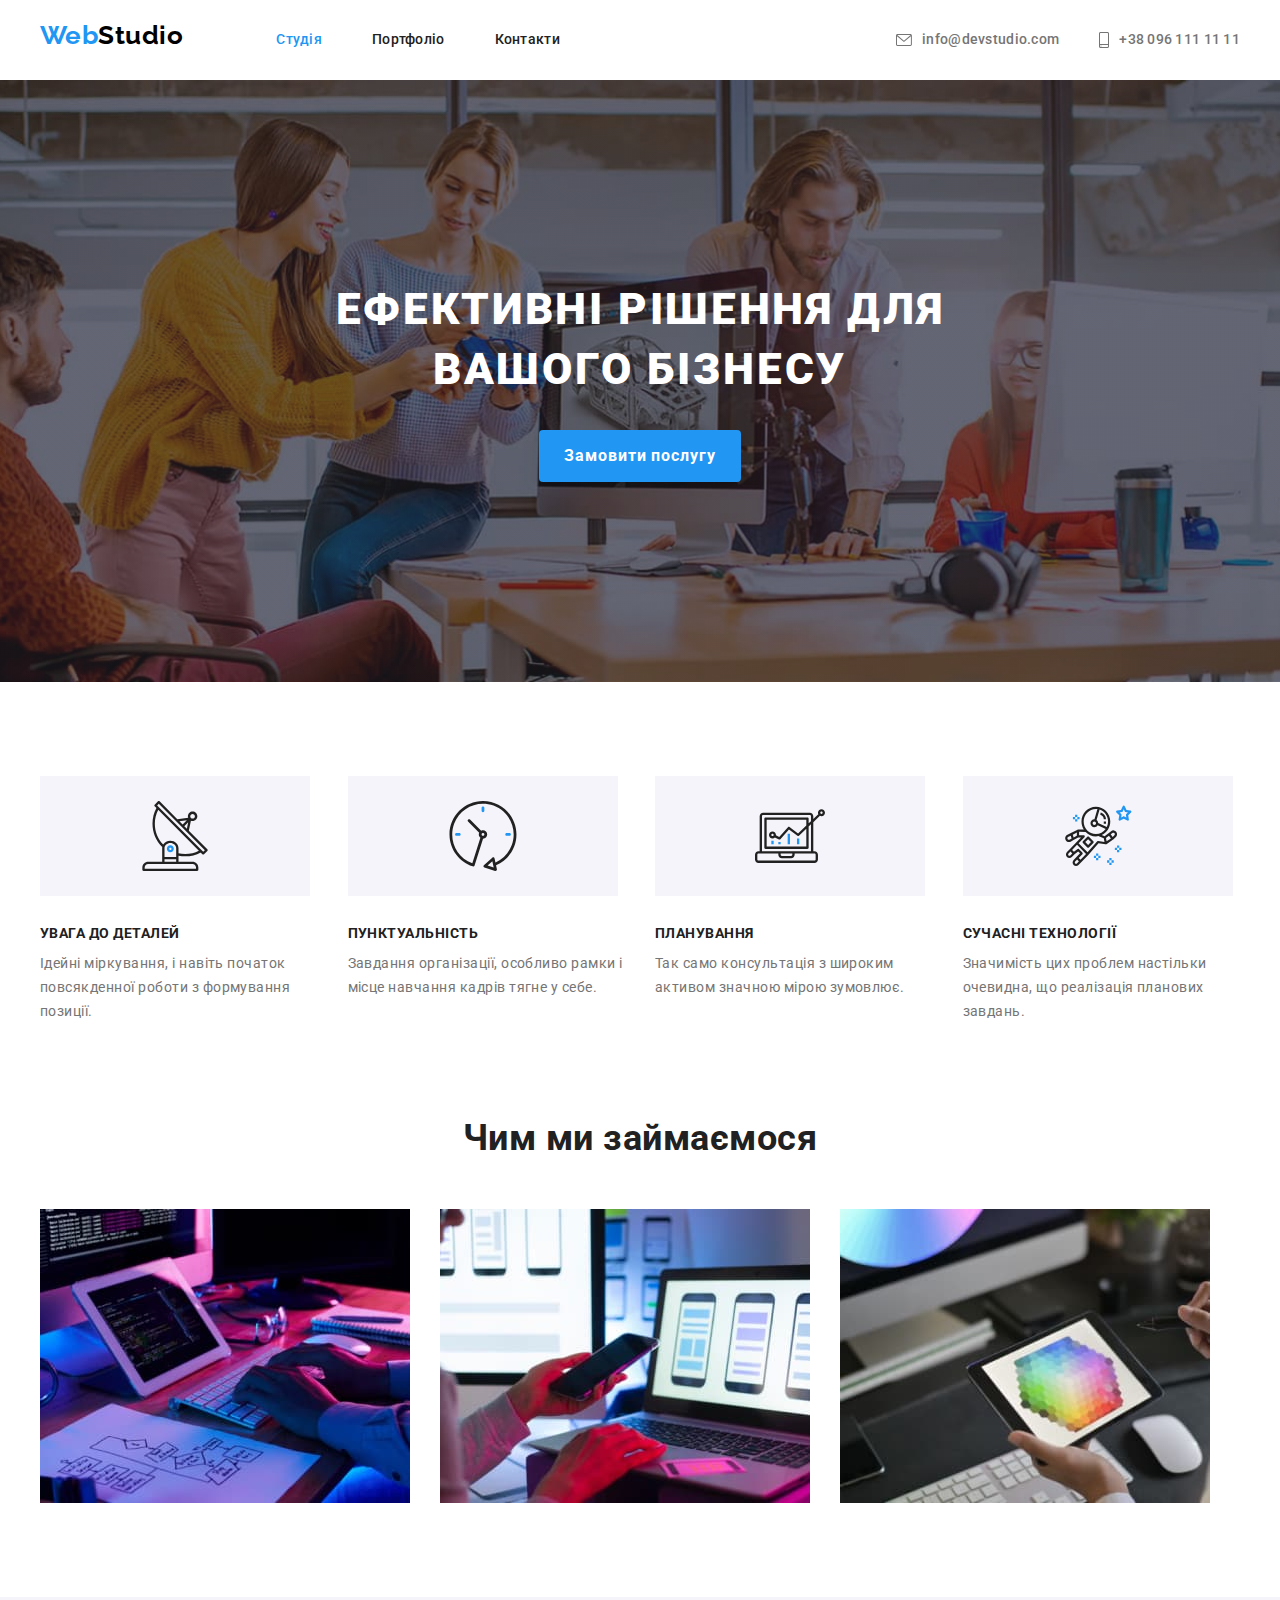
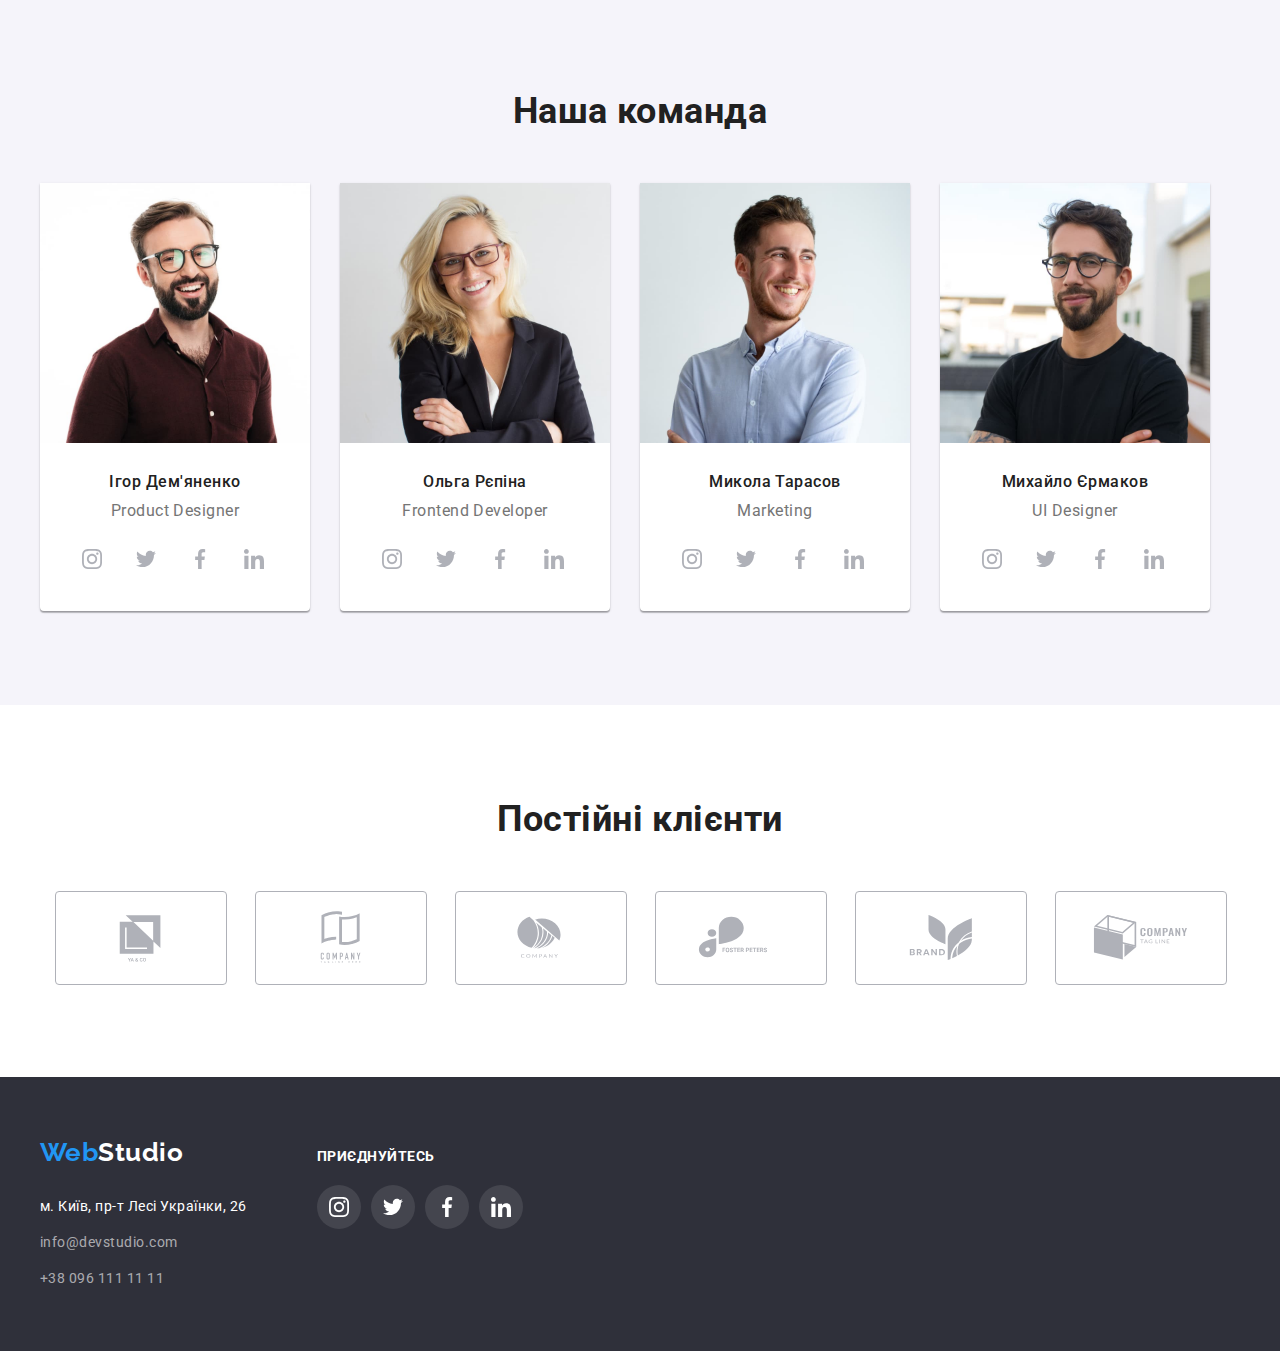
<file: index.html>
<!DOCTYPE html>
<html lang="uk">
  <head>
    <meta charset="UTF-8" />
    <meta http-equiv="X-UA-Compatible" content="IE=edge" />
    <meta name="viewport" content="width=device-width, initial-scale=1.0" />
    <title>Студія</title>
    <link
      href="https://fonts.googleapis.com/css2?family=Raleway:wght@700&family=Roboto:wght@400;500;700;900&display=swap"
      rel="stylesheet"
    />
    <link
      rel="stylesheet"
      href="https://cdnjs.cloudflare.com/ajax/libs/modern-normalize/1.1.0/modern-normalize.min.css"
      integrity="sha512-wpPYUAdjBVSE4KJnH1VR1HeZfpl1ub8YT/NKx4PuQ5NmX2tKuGu6U/JRp5y+Y8XG2tV+wKQpNHVUX03MfMFn9Q=="
      crossorigin="anonymous"
      referrerpolicy="no-referrer"
    />
    <link rel="stylesheet" href="./css/styles.css" />
  </head>
  <body>
    <!--Шапка сторінки-->
    <header>
      <div class="container-header">
        <nav class="main-nav">
          <a href="./index.html" class="logo"
            ><span class="logo-accent">Web</span>Studio</a
          >
          <!--Навігація на інші сторінки-->
          <ul class="site-nav list">
            <li class="site-nav-items">
              <a href="./index.html" class="nav-link current">Студія</a>
            </li>
            <li class="site-nav-items">
              <a href="./portfolio.html" class="nav-link">Портфоліо</a>
            </li>
            <li class="site-nav-items">
              <a href="#" class="nav-link">Контакти</a>
            </li>
          </ul>
        </nav>

        <!--Контакти-->
        <ul class="contacts list">
          <li class="contacts-items">
            <a href="mailto:info@devstudio.com" class="contacts-link">
              <svg class="contact-icon" width="16" height="12">
                <use href="./images/icons.svg#icon-envelope"></use></svg
              >info@devstudio.com</a
            >
          </li>

          <li class="contacts-items">
            <a href="tel:+380961111111" class="contacts-link">
              <svg class="contact-icon" width="10" height="16">
                <use href="./images/icons.svg#icon-smartphone"></use></svg
              >+38 096 111 11 11</a
            >
          </li>
        </ul>
      </div>
    </header>

    <main>
      <!--Герой-->

      <section class="hero">
        <div class="overlay">
          <h1 class="hero-title">Ефективні рішення для <br />вашого бізнесу</h1>
          <button class="button" type="button">Замовити послугу</button>
        </div>
      </section>

      <!--Переваги-->
      <section class="section">
        <div class="container">
          <h2 class="visually-hidden">Переваги</h2>

          <ul class="features list">
            <li class="features-examples">
              <div class="features-container">
                <svg class="features-icon">
                  <use href="./images/icons.svg#icon-antenna"></use>
                </svg>
              </div>
              <h3 class="features-title">УВАГА ДО ДЕТАЛЕЙ</h3>
              <p class="description">
                Ідейні міркування, і навіть початок повсякденної роботи з
                формування позиції.
              </p>
            </li>
            <li class="features-examples">
              <div class="features-container">
                <svg class="features-icon">
                  <use href="./images/icons.svg#icon-clock"></use>
                </svg>
              </div>
              <h3 class="features-title">ПУНКТУАЛЬНІСТЬ</h3>
              <p class="description">
                Завдання організації, особливо рамки і місце навчання кадрів
                тягне у себе.
              </p>
            </li>
            <li class="features-examples">
              <div class="features-container">
                <svg class="features-icon">
                  <use href="./images/icons.svg#icon-diagram"></use>
                </svg>
              </div>
              <h3 class="features-title">ПЛАНУВАННЯ</h3>
              <p class="description">
                Так само консультація з широким активом значною мірою зумовлює.
              </p>
            </li>
            <li class="features-examples">
              <div class="features-container">
                <svg class="features-icon">
                  <use href="./images/icons.svg#icon-astronaut"></use>
                </svg>
              </div>
              <h3 class="features-title">СУЧАСНІ ТЕХНОЛОГІЇ</h3>
              <p class="description">
                Значимість цих проблем настільки очевидна, що реалізація
                планових завдань.
              </p>
            </li>
          </ul>
        </div>
      </section>

      <!--Чим ми займаємося-->
      <section class="section-unique">
        <div class="container">
          <h2 class="section-title">Чим ми займаємося</h2>
          <ul class="work list">
            <li class="work-image">
              <img
                src="./images/img-computer.jpg"
                alt="Комп'ютер"
                width="370"
                height="294"
              />
            </li>
            <li class="work-image">
              <img
                src="./images/img-nootebook.jpg"
                alt="Ноутбук"
                width="370"
                height="294"
              />
            </li>
            <li class="work-image">
              <img
                src="./images/img-tablet.jpg"
                alt="Планшет"
                width="370"
                height="294"
              />
            </li>
          </ul>
        </div>
      </section>

      <!--Команда-->
      <section class="section-team">
        <div class="container">
          <h2 class="section-title">Наша команда</h2>
          <ul class="team list">
            <li class="team-item">
              <img
                src="./images/img-demiianenko.jpg"
                alt="Ігор"
                width="270"
                height="260"
              />
              <div class="demianenko">
                <h3 class="team-name">Ігор Дем'яненко</h3>
                <p class="team-position" lang="en">Product Designer</p>
                <ul class="social">
                  <li class="social-links list">
                    <a class="network" href="#">
                      <svg class="social-icon" width="20" height="20">
                        <use href="./images/icons.svg#icon-instagram-2-2"></use>
                      </svg>
                    </a>
                  </li>

                  <li class="social-links list">
                    <a class="network" href="#">
                      <svg class="social-icon" width="20" height="20">
                        <use href="./images/icons.svg#icon-twitter-1-2"></use>
                      </svg>
                    </a>
                  </li>

                  <li class="social-links list">
                    <a class="network" href="#">
                      <svg class="social-icon" width="20" height="20">
                        <use href="./images/icons.svg#icon-facebook-1-2"></use>
                      </svg>
                    </a>
                  </li>

                  <li class="social-links list">
                    <a class="network" href="#">
                      <svg class="social-icon" width="20" height="20">
                        <use href="./images/icons.svg#icon-linkedin-1-2"></use>
                      </svg>
                    </a>
                  </li>
                </ul>
              </div>
            </li>

            <li class="team-item">
              <img
                src="./images/img-repina.jpg"
                alt="Ольга"
                width="270"
                height="260"
              />
              <div class="repina">
                <h3 class="team-name">Ольга Рєпіна</h3>
                <p class="team-position" lang="en">Frontend Developer</p>
                <ul class="social">
                  <li class="social-links list">
                    <a class="network" href="#">
                      <svg class="social-icon" width="20" height="20">
                        <use href="./images/icons.svg#icon-instagram-2-2"></use>
                      </svg>
                    </a>
                  </li>

                  <li class="social-links list">
                    <a class="network" href="#">
                      <svg class="social-icon" width="20" height="20">
                        <use href="./images/icons.svg#icon-twitter-1-2"></use>
                      </svg>
                    </a>
                  </li>

                  <li class="social-links list">
                    <a class="network" href="#">
                      <svg class="social-icon" width="20" height="20">
                        <use href="./images/icons.svg#icon-facebook-1-2"></use>
                      </svg>
                    </a>
                  </li>

                  <li class="social-links list">
                    <a class="network" href="#">
                      <svg class="social-icon" width="20" height="20">
                        <use href="./images/icons.svg#icon-linkedin-1-2"></use>
                      </svg>
                    </a>
                  </li>
                </ul>
              </div>
            </li>
            <li class="team-item">
              <img
                src="./images/img-tarasov.jpg"
                alt="Миколай"
                width="270"
                height="260"
              />
              <div class="tarasov">
                <h3 class="team-name">Микола Тарасов</h3>
                <p class="team-position" lang="en">Marketing</p>
                <ul class="social">
                  <li class="social-links list">
                    <a class="network" href="#">
                      <svg class="social-icon" width="20" height="20">
                        <use href="./images/icons.svg#icon-instagram-2-2"></use>
                      </svg>
                    </a>
                  </li>

                  <li class="social-links list">
                    <a class="network" href="#">
                      <svg class="social-icon" width="20" height="20">
                        <use href="./images/icons.svg#icon-twitter-1-2"></use>
                      </svg>
                    </a>
                  </li>

                  <li class="social-links list">
                    <a class="network" href="#">
                      <svg class="social-icon" width="20" height="20">
                        <use href="./images/icons.svg#icon-facebook-1-2"></use>
                      </svg>
                    </a>
                  </li>

                  <li class="social-links list">
                    <a class="network" href="#">
                      <svg class="social-icon" width="20" height="20">
                        <use href="./images/icons.svg#icon-linkedin-1-2"></use>
                      </svg>
                    </a>
                  </li>
                </ul>
              </div>
            </li>
            <li class="team-item">
              <img
                src="./images/img-ermakov.jpg"
                alt="Михайло"
                width="270"
                height="260"
              />
              <div class="ermakov">
                <h3 class="team-name">Михайло Єрмаков</h3>
                <p class="team-position" lang="en">UI Designer</p>
                <ul class="social">
                  <li class="social-links list">
                    <a class="network" href="#">
                      <svg class="social-icon" width="20" height="20">
                        <use href="./images/icons.svg#icon-instagram-2-2"></use>
                      </svg>
                    </a>
                  </li>

                  <li class="social-links list">
                    <a class="network" href="#">
                      <svg class="social-icon" width="20" height="20">
                        <use href="./images/icons.svg#icon-twitter-1-2"></use>
                      </svg>
                    </a>
                  </li>

                  <li class="social-links list">
                    <a class="network" href="#">
                      <svg class="social-icon" width="20" height="20">
                        <use href="./images/icons.svg#icon-facebook-1-2"></use>
                      </svg>
                    </a>
                  </li>

                  <li class="social-links list">
                    <a class="network" href="#">
                      <svg class="social-icon" width="20" height="20">
                        <use href="./images/icons.svg#icon-linkedin-1-2"></use>
                      </svg>
                    </a>
                  </li>
                </ul>
              </div>
            </li>
          </ul>
        </div>
      </section>

      <!--Постійні клієнти-->
      <section class="section">
        <div class="container">
          <h2 class="section-title">Постійні клієнти</h2>
          <ul class="clients-list list">
            <li class="item">
              <a class="client-link" href="#">
                <svg class="clients-logo">
                  <use href="./images/icons.svg#icon-ya-co"></use>
                </svg>
              </a>
            </li>
            <li class="item">
              <a class="client-link" href="#">
                <svg class="clients-logo" width="170" height="92">
                  <use href="./images/icons.svg#icon-tagline-here"></use>
                </svg>
              </a>
            </li>
            <li class="item">
              <a class="client-link" href="#">
                <svg class="clients-logo" width="170" height="92">
                  <use href="./images/icons.svg#icon-company"></use>
                </svg>
              </a>
            </li>
            <li class="item">
              <a class="client-link" href="#">
                <svg class="clients-logo" width="170" height="92">
                  <use href="./images/icons.svg#icon-foster-peter"></use>
                </svg>
              </a>
            </li>
            <li class="item">
              <a class="client-link" href="#">
                <svg class="clients-logo" width="170" height="92">
                  <use href="./images/icons.svg#icon-brand"></use>
                </svg>
              </a>
            </li>
            <li class="item">
              <a class="client-link" href="#">
                <svg class="clients-logo" width="170" height="92">
                  <use href="./images/icons.svg#icon-tag-line"></use>
                </svg>
              </a>
            </li>
          </ul>
        </div>
      </section>
    </main>

    <!--Підвал сторінки-->
    <footer class="footer">
      <div class="footer-container">
        <div class="footer-first">
          <a href="/" class="footer-logo"
            ><span class="logo-accent">Web</span>Studio</a
          >
          <address class="address">
            <ul class="list">
              <li class="address-list-beaute">
                <a
                  href="https://goo.gl/maps/9K8jf1gvj9gGBDq69"
                  class="address-supercription"
                  target="_blank"
                  rel="noreferrer noopener nofollow"
                  >м. Київ, пр-т Лесі Українки, 26
                </a>
              </li>

              <li class="address-list-beaute">
                <a href="mailto:info@devstudio.com" class="address-mail"
                  >info@devstudio.com</a
                >
              </li>
              <li class="address-list-beaute">
                <a href="tel:+380961111111" class="address-tel"
                  >+38 096 111 11 11</a
                >
              </li>
            </ul>
          </address>
        </div>

        <div class="footer-second">
          <h3 class="footer-title">приєднуйтесь</h3>
          <ul class="footer-social-links list">
            <li class="footer-social-links">
              <a class="footer-network" href="#">
                <svg class="footer-social-icon" width="20" height="20">
                  <use href="./images/icons.svg#icon-instagram-2-2"></use>
                </svg>
              </a>
            </li>

            <li class="footer-social-links">
              <a class="footer-network" href="#">
                <svg class="footer-social-icon" width="20" height="20">
                  <use href="./images/icons.svg#icon-twitter-1-2"></use>
                </svg>
              </a>
            </li>

            <li class="footer-social-links">
              <a class="footer-network" href="#">
                <svg class="footer-social-icon" width="20" height="20">
                  <use href="./images/icons.svg#icon-facebook-1-2"></use>
                </svg>
              </a>
            </li>

            <li class="footer-social-links">
              <a class="footer-network" href="#">
                <svg class="footer-social-icon" width="20" height="20">
                  <use href="./images/icons.svg#icon-linkedin-1-2"></use>
                </svg>
              </a>
            </li>
          </ul>
        </div>
      </div>
    </footer>
  </body>
</html>
</file>
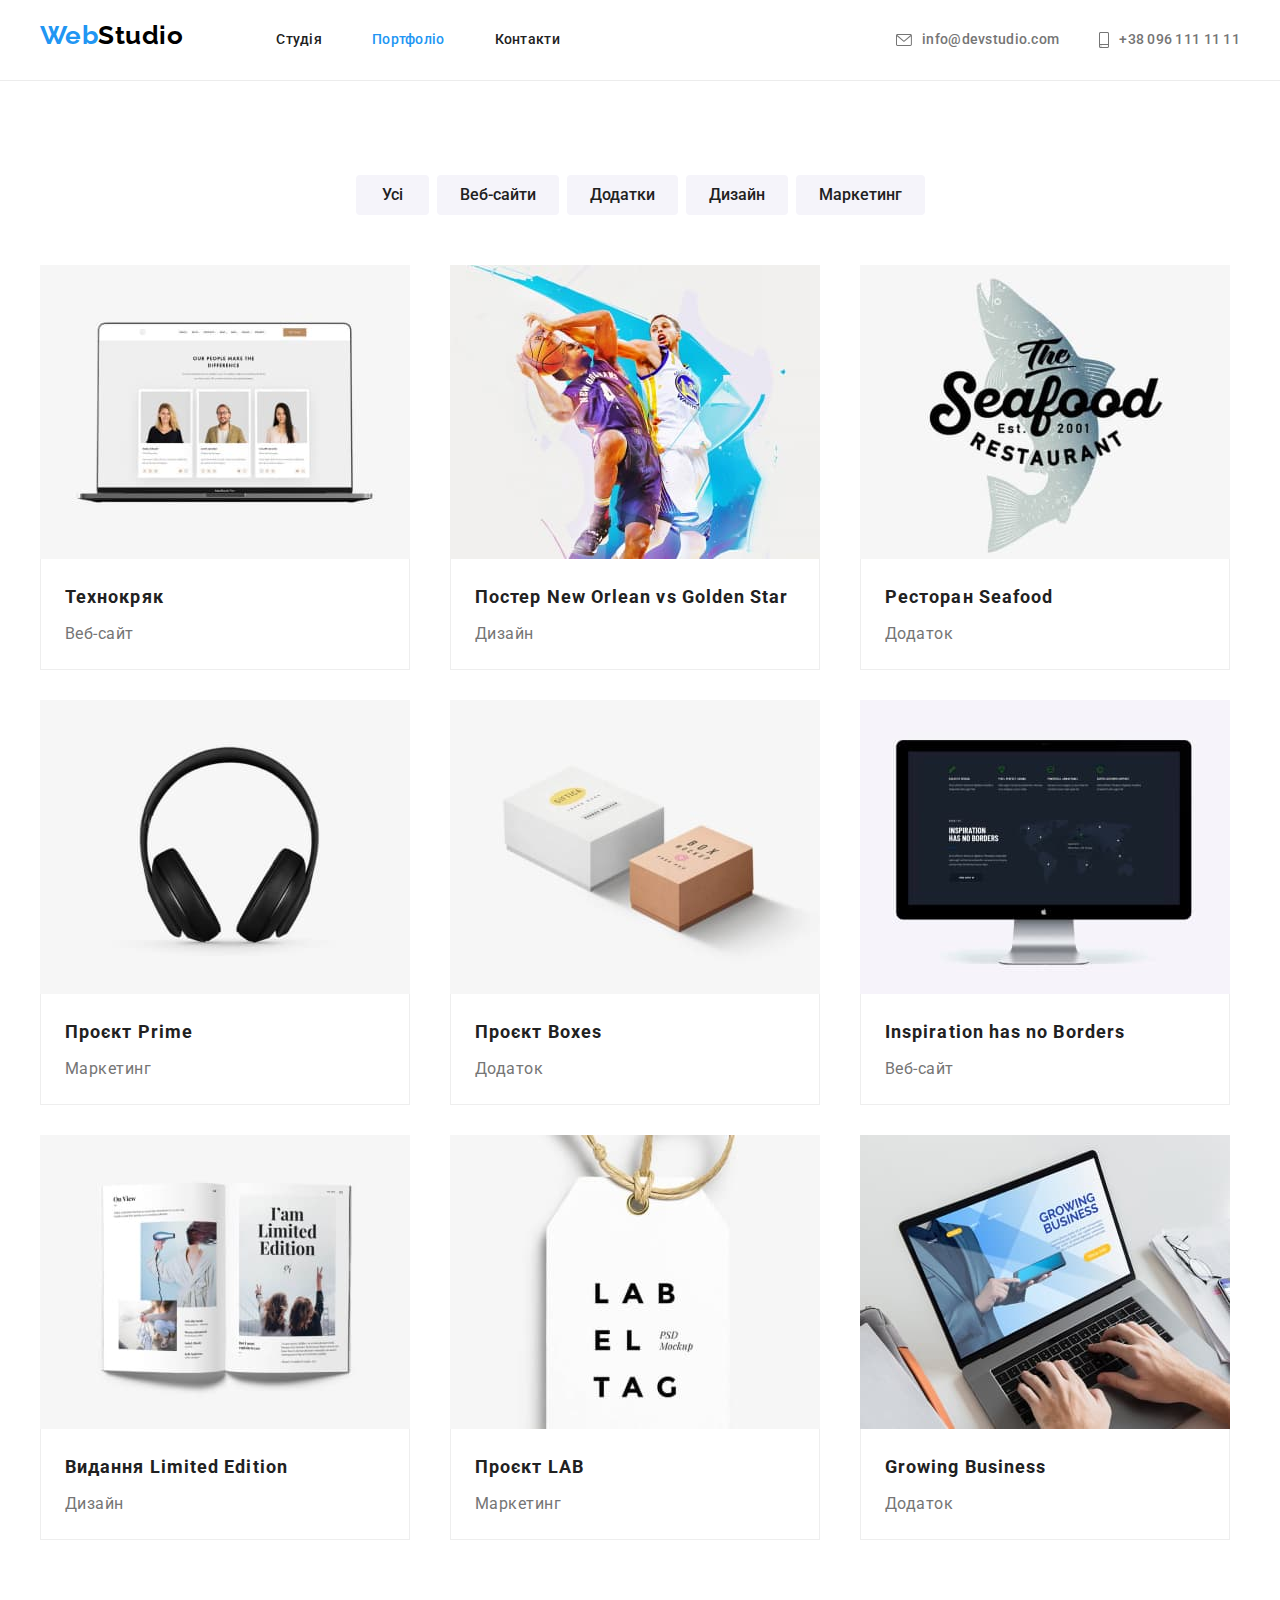
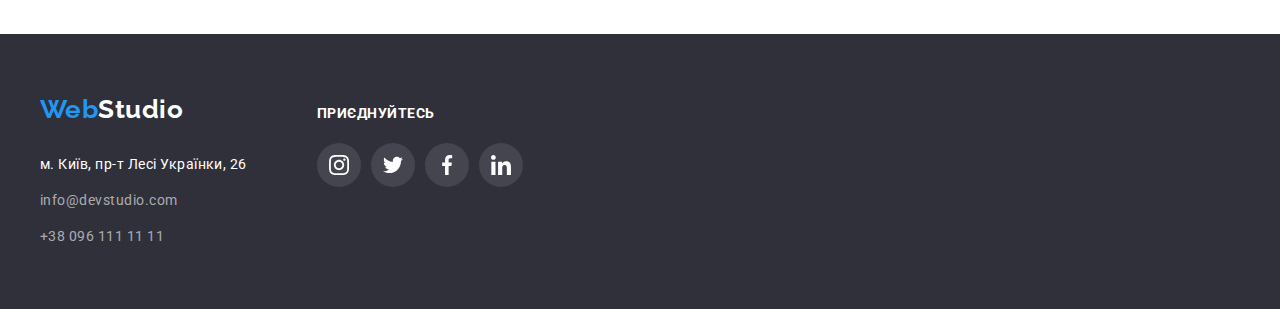
<file: portfolio.html>
<!DOCTYPE html>
<html lang="uk">
  <head>
    <meta charset="UTF-8" />
    <meta http-equiv="X-UA-Compatible" content="IE=edge" />
    <meta name="viewport" content="width=device-width, initial-scale=1.0" />
    <title>Портфоліо</title>
    <link
      href="https://fonts.googleapis.com/css2?family=Raleway:wght@700&family=Roboto:wght@400;500;700;900&display=swap"
      rel="stylesheet"
    />
    <link
      rel="stylesheet"
      href="https://cdnjs.cloudflare.com/ajax/libs/modern-normalize/1.1.0/modern-normalize.min.css"
      integrity="sha512-wpPYUAdjBVSE4KJnH1VR1HeZfpl1ub8YT/NKx4PuQ5NmX2tKuGu6U/JRp5y+Y8XG2tV+wKQpNHVUX03MfMFn9Q=="
      crossorigin="anonymous"
      referrerpolicy="no-referrer"
    />
    <link rel="stylesheet" href="./css/styles.css" />
  </head>
  <body>
    <!--Шапка сторінки-->
    <header class="header-for-portfolio">
      <div class="container-header">
        <nav class="main-nav">
          <a href="./index.html" class="logo"
            ><span class="logo-accent">Web</span>Studio</a
          >
          <!--Навігація на інші сторінки-->
          <ul class="site-nav list">
            <li class="site-nav-items">
              <a href="./index.html" class="nav-link">Студія</a>
            </li>
            <li class="site-nav-items">
              <a href="./portfolio.html" class="nav-link current">Портфоліо</a>
            </li>
            <li class="site-nav-items">
              <a href="#" class="nav-link">Контакти</a>
            </li>
          </ul>
        </nav>

        <!--Контакти-->
        <ul class="contacts list">
          <li class="contacts-items">
            <a href="mailto:info@devstudio.com" class="contacts-link">
              <svg class="contact-icon" width="16" height="12">
                <use href="./images/icons.svg#icon-envelope"></use></svg
              >info@devstudio.com</a
            >
          </li>
          <li class="contacts-items">
            <a href="tel:+380961111111" class="contacts-link">
              <svg class="contact-icon" width="10" height="16">
                <use href="./images/icons.svg#icon-smartphone"></use></svg
              >+38 096 111 11 11
            </a>
          </li>
        </ul>
      </div>
    </header>

    <main>
      <!--Наші роботи-->
      <section class="examples">
        <div class="container">
          <h1 class="visually-hidden">Приклади робіт</h1>
          <ul class="filter list">
            <li class="filter-beaute">
              <button class="filter-button" type="button">Усі</button>
            </li>
            <li class="filter-beaute">
              <button class="filter-button" type="button">Веб-сайти</button>
            </li>
            <li class="filter-beaute">
              <button class="filter-button" type="button">Додатки</button>
            </li>
            <li class="filter-beaute">
              <button class="filter-button" type="button">Дизайн</button>
            </li>
            <li class="filter-beaute">
              <button class="filter-button" type="button">Маркетинг</button>
            </li>
          </ul>

          <ul class="portfolio list">
            <li class="portfolio-item">
              <a href="/" class="portfolio-link">
                <img src=./images/macbook-pro.jpg width="370" height="294"
                alt=“Технокряк“>
                <div class="item-contetn">
                  <h2 class="portfolio-caption">Технокряк</h2>
                  <p class="portfolio-catego">Веб-сайт</p>
                </div></a
              >
            </li>

            <li class="portfolio-item">
              <a href="/" class="portfolio-link">
                <img
                  src="./images/basketboll.jpg"
                  alt="Постер"
                  width="370"
                  height="294"
                />
                <div class="item-contetn">
                  <h2 class="portfolio-caption">
                    Постер <span lang="en">New Orlean vs Golden Star</span>
                  </h2>
                  <p class="portfolio-catego">Дизайн</p>
                </div></a
              >
            </li>

            <li class="portfolio-item">
              <a href="/" class="portfolio-link">
                <img src="./images/seefood-poster.jpg" alt="Ресторан" width="370" height="294"/>
                <div class="item-contetn">
                  <h2 class="portfolio-caption">
                    Ресторан <span lang="en">Seafood</span>
                  </h2>
                  <p class="portfolio-catego">Додаток</p>
                </div>
              </a>
            </li>

            <li class="portfolio-item">
              <a href="/" class="portfolio-link">
                <img
                  src="./images/headphones.jpg"
                  alt="Навушники"
                  width="370"
                  height="294"
                />
                <div class="item-contetn">
                  <h2 class="portfolio-caption">
                    Проєкт <span lang="en">Prime</span>
                  </h2>
                  <p class="portfolio-catego">Маркетинг</p>
                </div></a
              >
            </li>

            <li class="portfolio-item">
              <a href="/" class="portfolio-link">
                <img
                  src="./images/two-boxes.jpg"
                  alt="Коробки"
                  width="370"
                  height="294"
                />
                <div class="item-contetn">
                  <h2 class="portfolio-caption">
                    Проєкт <span lang="en">Boxes</span>
                  </h2>
                  <p class="portfolio-catego">Додаток</p>
                </div></a
              >
            </li>

            <li class="portfolio-item">
              <a href="/" class="portfolio-link">
                <img
                  src="./images/black-monitor.jpg"
                  alt="Чорний монітор"
                  width="370"
                  height="294"
                />
                <div class="item-contetn">
                  <h2 class="portfolio-caption">Inspiration has no Borders</h2>
                  <p class="portfolio-catego">Веб-сайт</p>
                </div></a
              >
            </li>

            <li class="portfolio-item">
              <a href="/" class="portfolio-link">
                <img
                  src="./images/opened-book.jpg"
                  alt="Відкрита книга"
                  width="370"
                  height="294"
                />
                <div class="item-contetn">
                  <h2 class="portfolio-caption">
                    Видання <span lang="en">Limited Edition</span>
                  </h2>
                  <p class="portfolio-catego">Дизайн</p>
                </div></a
              >
            </li>

            <li class="portfolio-item">
              <a href="/" class="portfolio-link">
                <img
                  src="./images/lable-with-rope.jpg"
                  alt="Бірка на мотузці"
                  width="370"
                  height="294"
                />
                <div class="item-contetn">
                  <h2 class="portfolio-caption">
                    Проєкт <span lang="en">LAB</span>
                  </h2>
                  <p class="portfolio-catego">Маркетинг</p>
                </div></a
              >
            </li>

            <li class="portfolio-item">
              <a href="/" class="portfolio-link">
                <img
                  src="./images/hends-and-notebook.jpg"
                  alt="Людські руки над ноутбуком"
                  width="370"
                  height="294"
                />
                <div class="item-contetn">
                  <h2 class="portfolio-caption">Growing Business</h2>
                  <p class="portfolio-catego">Додаток</p>
                </div></a
              >
            </li>
          </ul>
        </div>
      </section>
    </main>

    <!--Підвал сторінки-->
    <footer class="footer">
      <div class="footer-container">
        <div class="footer-first">
          <a href="/" class="footer-logo"
            ><span class="logo-accent">Web</span>Studio</a
          >
          <address class="address">
            <ul class="list">
              <li class="address-list-beaute">
                <a
                  href="https://goo.gl/maps/9K8jf1gvj9gGBDq69"
                  class="address-supercription"
                  target="_blank"
                  rel="noreferrer noopener nofollow"
                  >м. Київ, пр-т Лесі Українки, 26
                </a>
              </li>

              <li class="address-list-beaute">
                <a href="mailto:info@devstudio.com" class="address-mail"
                  >info@devstudio.com</a
                >
              </li>
              <li class="address-list-beaute">
                <a href="tel:+380961111111" class="address-tel"
                  >+38 096 111 11 11</a
                >
              </li>
            </ul>
          </address>
        </div>

        <div class="footer-second">
          <h3 class="footer-title">приєднуйтесь</h3>
          <ul class="footer-social-links list">
            <li class="footer-social-links">
              <a class="footer-network" href="#">
                <svg class="footer-social-icon" width="20" height="20">
                  <use href="./images/icons.svg#icon-instagram-2-2"></use>
                </svg>
              </a>
            </li>

            <li class="footer-social-links">
              <a class="footer-network" href="#">
                <svg class="footer-social-icon" width="20" height="20">
                  <use href="./images/icons.svg#icon-twitter-1-2"></use>
                </svg>
              </a>
            </li>

            <li class="footer-social-links">
              <a class="footer-network" href="#">
                <svg class="footer-social-icon" width="20" height="20">
                  <use href="./images/icons.svg#icon-facebook-1-2"></use>
                </svg>
              </a>
            </li>

            <li class="footer-social-links">
              <a class="footer-network" href="#">
                <svg class="footer-social-icon" width="20" height="20">
                  <use href="./images/icons.svg#icon-linkedin-1-2"></use>
                </svg>
              </a>
            </li>
          </ul>
        </div>
      </div>
    </footer>
  </body>
</html>
</file>
<file: css/styles.css>
html {
    box-sizing: border-box;
}

*,
*::before
*::after {
    box-sizing: inherit;
}

:root {
    --primary-text-color: #757575;
    --title-text-color: #212121;
    --accent-color: #2196F3;
    --background-color: #ffffff;
    --simple-white-text-color:#FFFFFF;
    --background-color-exception:#2196F3;
    --simple-black-text-color: #000000;
    --rare-background-color: #F5F4FA;
    --background-hero-color: #2F303A;
    --button-hover-color: #188CE8;
    --footer-mail-tel-color: rgba(255, 255, 255, 0.6);
    --background-team-item-color: #FFFFFF;
    --central-buttom-color: rgba(0, 0, 0, 0.15);
    --team-shadow: 0px 1px 3px rgba(0, 0, 0, 0.12),
        0px 1px 1px rgba(0, 0, 0, 0.14),
        0px 2px 1px rgba(0, 0, 0, 0.2);
    --card-item-set: 30px;
    --border-color-portfolio-content: #EEEEEE;
    --border-color-header: #ECECEC;
}

/* визначення основних кольорів тексту та фону */ 
body {
  margin: 0;

  background-color: var(--background-color);
  color: var(--primary-text-color);
  font-family: Roboto, sans-serif;
  letter-spacing: 0.03em;
}

/*прибирання зазору у картинок знизу*/
img {
    display: block;
    max-width: 100%;
    height: auto;
}

/* прибирання крапочок в ненумерованих списках */
/* прибирання автоматичного марджину в списках */
.list {
    margin: 0;
    padding: 0;

    list-style: none;
}

/*оформлення хедеру*/
.container-header {
    width: 1200px;
    padding-left: 15px;
    padding-right: 15px;
    margin-left: auto;
    margin-right: auto; 

    display: flex;
    align-items: center;
    justify-content: space-between;


}

.main-nav {
    display: flex;
    align-items: baseline;
}

.site-nav {
    display: flex;
}
/* оформлення логотипу */
.logo {
    display: inline-block;

    margin-right: 93px;

    color: var(--simple-black-text-color);
    text-decoration-line: none;
    font-family: Raleway, sans-serif;
    font-weight: 700;
    font-size: 26px;
    line-height: 1.19;
}

.logo-accent {
    color: var(--accent-color);
}

.site-nav-items {
    margin-right: 50px;
}

.site-nav-items:nth-last-child(-n+1) {
    margin-right: 0px;
}

.nav-link {
    display: block;
    padding-top: 32px;
    padding-bottom: 32px;

    color: var(--title-text-color);
    text-decoration-line: none;
    font-weight: 500;
    font-size: 14px;
    line-height: 1.14;
    letter-spacing: 0.02em;
}

.nav-link:hover,
.nav-link:focus {
    color: var(--accent-color);
}

.nav-link.current {
    color: var(--accent-color);
}

.main-contacts {
    display: flex;
    align-items: center;
}

.contacts {
    display: flex;
}

.contacts-items {
    display: block;
    margin-right: 40px;
    margin-left: auto;
}

.contacts-items:nth-last-child(-n+1) {
    margin-right: 0px;
}

.contact-icon {
    margin-right: 10px;
    align-self: center;
    fill: currentColor;
}

.contacts-link {
    display: flex;
    color: var(--primary-text-color);

    padding-top: 32px;
    padding-bottom: 32px; 

    text-decoration-line: none;
    font-weight: 500;
    font-size: 14px;
    line-height: 1.14;
    letter-spacing: 0.02em;

}

.contacts-link:hover,
.contacts-link:focus {
    color: var(--accent-color);
}


/* оформлення героя */

.hero {
    margin-left: auto;
    margin-right: auto;
    padding-top: 200px;
    padding-bottom: 200px;
    text-align: center;
    max-width: 1600px;
    background-color: #C4C4C4;
    background-image: linear-gradient(to right,
     rgba(47, 48, 58, 0.4),
     rgba(47, 48, 58, 0.4)),
    url('../images/hero-banner.jpg');
    background-repeat: no-repeat;
    background-size: cover;
    background-position: center;
}

.hero-title {
    margin-top: 0;
    margin-bottom: 30px;
    color: var(--simple-white-text-color);
    font-weight: 900;
    font-size: 44px;
    line-height: 1.36;
    text-align: center;
    letter-spacing: 0.06em;
    text-transform: uppercase;
}

/* оформлення кнопки */

.button {
    box-shadow: 0px 4px 4px var(--central-buttom-color);
    border-radius: 4px;
    padding: 10px 24px;
    border: 1px solid transparent;
    min-width: 200px;
    background-color: var(--background-color-exception);
    color: var(--simple-white-text-color);
    cursor: pointer;
    font-family: inherit;
    font-weight: 700;
    font-size: 16px;
    line-height: 1.88;
    text-align: center;
    letter-spacing: 0.06em;

}
.button:hover,
.button:focus {
    background-color: var(--button-hover-color);
}

/*оформлення загального класу*/
.section {
    padding-top: 94px;
    padding-bottom: 94px;
}

.section-unique {
    padding-bottom: 94px;

}

/* оформлення загального контейнеру */
.container {
    width: 1200px;
    padding-left: 15px;
    padding-right: 15px;
    margin-left: auto;
    margin-right: auto;

}

/* оформлення заголовків секцій, які є однаковими */
.section-title {
    margin: 0;
    margin-bottom: 50px;
    color: var(--title-text-color);
    font-weight: 700;
    font-size: 36px;
    line-height: 1.16;
    text-align: center;
}
.visually-hidden {
    position: absolute;
    white-space: nowrap;
    width: 1px;
    height: 1px;
    overflow: hidden;
    border: 0;
    padding: 0;
    clip: rect(0 0 0 0);
    clip-path: inset(50%);
    margin: -1px;
}

/* оформлення секціі Наші переваги */
.features {
    display: flex;
}

.features-examples {
    margin-right: 30px;
    flex-basis: calc((100% - 3 * 30px) / 4);
}

.features-examples:nth-last-child(-n+1) {
    margin-right: 0px;
}

.features-container {
    display: flex;
    width: 270px;
    height: 120px;
    background-color: #F5F4FA;
    margin-bottom: 30px;
    justify-content: center;
    align-items: center;
}

.features-icon {
    width: 70px;
    height: 70px;
}

.features-title {
    margin: 0;
    margin-bottom: 10px;
    color: var(--title-text-color);
    font-style: normal;
    font-weight: 700;
    font-size: 14px;
    line-height: 1.14;
    text-transform: uppercase;
}
.description {
    margin: 0;
    font-size: 14px;
    line-height: 1.71;
}
/* оформлення прикладів робіт */
.work {
    display: flex;
}

.work-image {
    margin-right: 30px;
}

.work-image:nth-last-child(-n+1) {
    margin-right: 0;
}

/* оформлення секціі Наша команда */
.section-team {
    padding-bottom: 94px;
    padding-top: 94px;

    background-color: var(--rare-background-color);
}
.team {
    display: flex;
}

.team-item {
    margin-right: 30px;

    background-color: var(--background-team-item-color);
    box-shadow: var(--team-shadow);
    border-radius: 0px 0px 4px 4px;
    text-align: center;
}

.team-item:nth-last-child(-n+1) {
    margin-right: 0;
}

.demianenko {
    padding: 30px;
}

.repina {
    padding: 30px;
}

.tarasov {
    padding: 30px;
}

.ermakov {
    padding: 30px;
}

.team-name {
    margin: 0;
    color: var(--title-text-color);
    font-weight: 500;
    font-size: 16px;
    line-height: 1.18;
}

.team-position {
    margin: 0;
    margin-top: 10px;   
    color: var(--primary-text-color);
    font-size: 16px;
    line-height: 1.18; 
}

.social {
    display: flex;
    flex-wrap: wrap;
    padding: 0;
    margin: 0;
    margin-top: 16px;
    align-items: center;
}

.social-links {
    margin-right: 10px;
    width: 44px;
    height: 44px;
}

.social-links:last-child {
    margin-right: 0;
}

.network {
    display: flex;
    align-items: center;
    justify-content: center;
    width: 100%;
    height: 100%;
    border-radius: 50%;
    background-color: var(--simple-white-text-color);
}

.network:hover,
.network:focus {
    background-color: var(--accent-color);
}

.social-icon {
    fill: #AFB1B8;
}

.network:hover .social-icon,
.network:focus .social-icon {
    fill: var(--simple-white-text-color);
}


/* оформлення компаній-клієнтів */
.clients-list {
    display: flex;
    justify-content: center;
}

.item {
    width: 170px;
    height: 92px;
    margin-right: 30px;
}

.item:last-child {
    margin-right: 0;
}

.client-link {
    display: flex;
    justify-content: center;
    align-items: center;
    width: 100%;
    height: 100%;
    color: #AFB1B8;
    border: 1px solid #AFB1B8;
    border-radius: 4px;
}

.client-link:hover,
.client-link:focus {
    color: #2196F3;
    border: 1px solid #2196F3;
}

.clients-logo {
    width: 106px;
    height: 60px;
    fill: currentColor;
}


/* оформлення футера */
.footer-container {
    width: 1200px;
    padding-left: 15px;
    padding-right: 15px;
    margin-left: auto;
    margin-right: auto;
    display: flex;
    align-items: baseline;
}

.footer {
    padding-top: 60px;
    padding-bottom: 60px;
    background: var(--background-hero-color);
    display: flex;
    align-items: baseline;
}

.footer-logo {
    color: var(--simple-white-text-color);
    text-decoration-line: none;
    font-family: Raleway, sans-serif;
    font-weight: 700;
    font-size: 26px;
    line-height: 1.19;
}

.address {
    margin-top: 28px;
}
.address-list-beaute {
    margin-bottom: 12px;
}

.address-list-beaute:last-child {
    margin-bottom: 0;
}

.address-supercription {
    color: var(--simple-white-text-color);
    text-decoration-line: none;
    font-style: normal;  
    font-size: 14px;
    line-height: 1.71;
}

.address-supercription:hover,
.address-supercription:focus {
    color: var(--accent-color);
}
.address-mail {
    color: var(--footer-mail-tel-color);
    text-decoration-line: none;
    font-style: normal;
    font-size: 14px;
    line-height: 1.71;
}

.address-mail:hover,
.address-mail:focus {
    color: var(--accent-color);
}

.address-tel {
    color: var(--footer-mail-tel-color);
    text-decoration-line: none;
    font-style: normal;
    font-size: 14px;
    line-height: 1.71;
    color: var (--footer-mail-tel-color);
}

.address-tel:hover,
.address-tel:focus {
    color: var(--accent-color);
}

.footer-title {
    margin: 0;
    font-size: 14px;
    line-height: 1.34;
    text-transform: uppercase;
    color: var(--simple-white-text-color);
    margin-bottom: 20px;
    justify-content: left;
}

.footer-social {
    display: flex;
    justify-content: center;
}

.footer-social-links {
    display: flex;
    justify-content: center;
    margin: 0;
}

.footer-social-links:not(:last-child) {
    margin-right: 10px;
}

.footer-network {
    display: flex;
    width: 44px;
    height: 44px;
    border-radius: 50%;
    justify-content: center;
    align-items: center;
    /* background-color: var(--simple-white-text-color); */
    background-color: rgba(255, 255, 255, 0.1);
}

.footer-network:hover,
.footer-network:focus {
    color: var(--simple-white-text-color);
    background-color: var(--accent-color);
}

.footer-social-icon {
    fill: var(--simple-white-text-color);
}

.footer-first {
    margin-right: 70px;
}



/* оформлення Портфоліо */

.header-for-portfolio {        
    display: flex;
    align-items: center;
    justify-content: space-between;
    border-bottom: 1px solid var(--border-color-header);
}

.examples {
    padding-top: 94px;
    padding-bottom: 94px;
}

.filter {
    display: flex;
    margin-bottom: 50px;
    justify-content: center;
}

.filter-beaute {
    margin-right: 8px;
}

.filter-beaute:last-child {
    margin-right: 0;
}

.filter-button {
    border-radius: 4px;
    padding: 6px 22px;
    border: 1px solid transparent;
    min-width: 73px;
    background-color: var(--rare-background-color);
    color: var(--title-text-color);
    cursor: pointer;
    font-family: inherit;
    font-weight: 500;
    font-size: 16px;
    line-height: 1.62;
    text-align: center;
}

.filter-button:hover,
.filter-button:focus {
    background-color: var(--accent-color);
    color: var(--simple-white-text-color);
    box-shadow:  0px 3px 1px rgba(0, 0, 0, 0.1),
        0px 1px 2px rgba(0, 0, 0, 0.08),
        0px 2px 2px rgba(0, 0, 0, 0.12);
}

.portfolio {
    display: flex;
    flex-wrap: wrap;
    margin: 0;
    gap: 30px;
    background-color: var(--background-color);
}

.portfolio-item {
    flex-basis: calc((100% - 2 * 30px) / 3);
    background-color: var(--background-color);
}

.item-contetn {
    padding-top: 20px;
    padding-right: 24px;
    padding-bottom: 20px;
    padding-left: 24px;
    border-left: 1px solid var(--border-color-portfolio-content);
    border-right: 1px solid var(--border-color-portfolio-content);
    border-bottom: 1px solid var(--border-color-portfolio-content);
}

.portfolio-link {
    display: flex;
    text-decoration-line: none;
    display: inline-block;
}

.portfolio-link:hover,
.portfolio-link:focus {
    box-shadow: 0px 1px 1px rgba(0, 0, 0, 0.12),
    0px 4px 4px rgba(0, 0, 0, 0.06),
    1px 4px 6px rgba(0, 0, 0, 0.16);
}

 .portfolio-caption {  
    margin: 0;
    color: var(--title-text-color);
    font-weight: 700;
    font-size: 18px;
    line-height: 2;
    letter-spacing: 0.06em;
}

.portfolio-catego {
    margin: 0;
    margin-top: 4px;

    color: var(--primary-text-color);
    font-size: 16px;
    line-height: 1.88;
}
</file>
